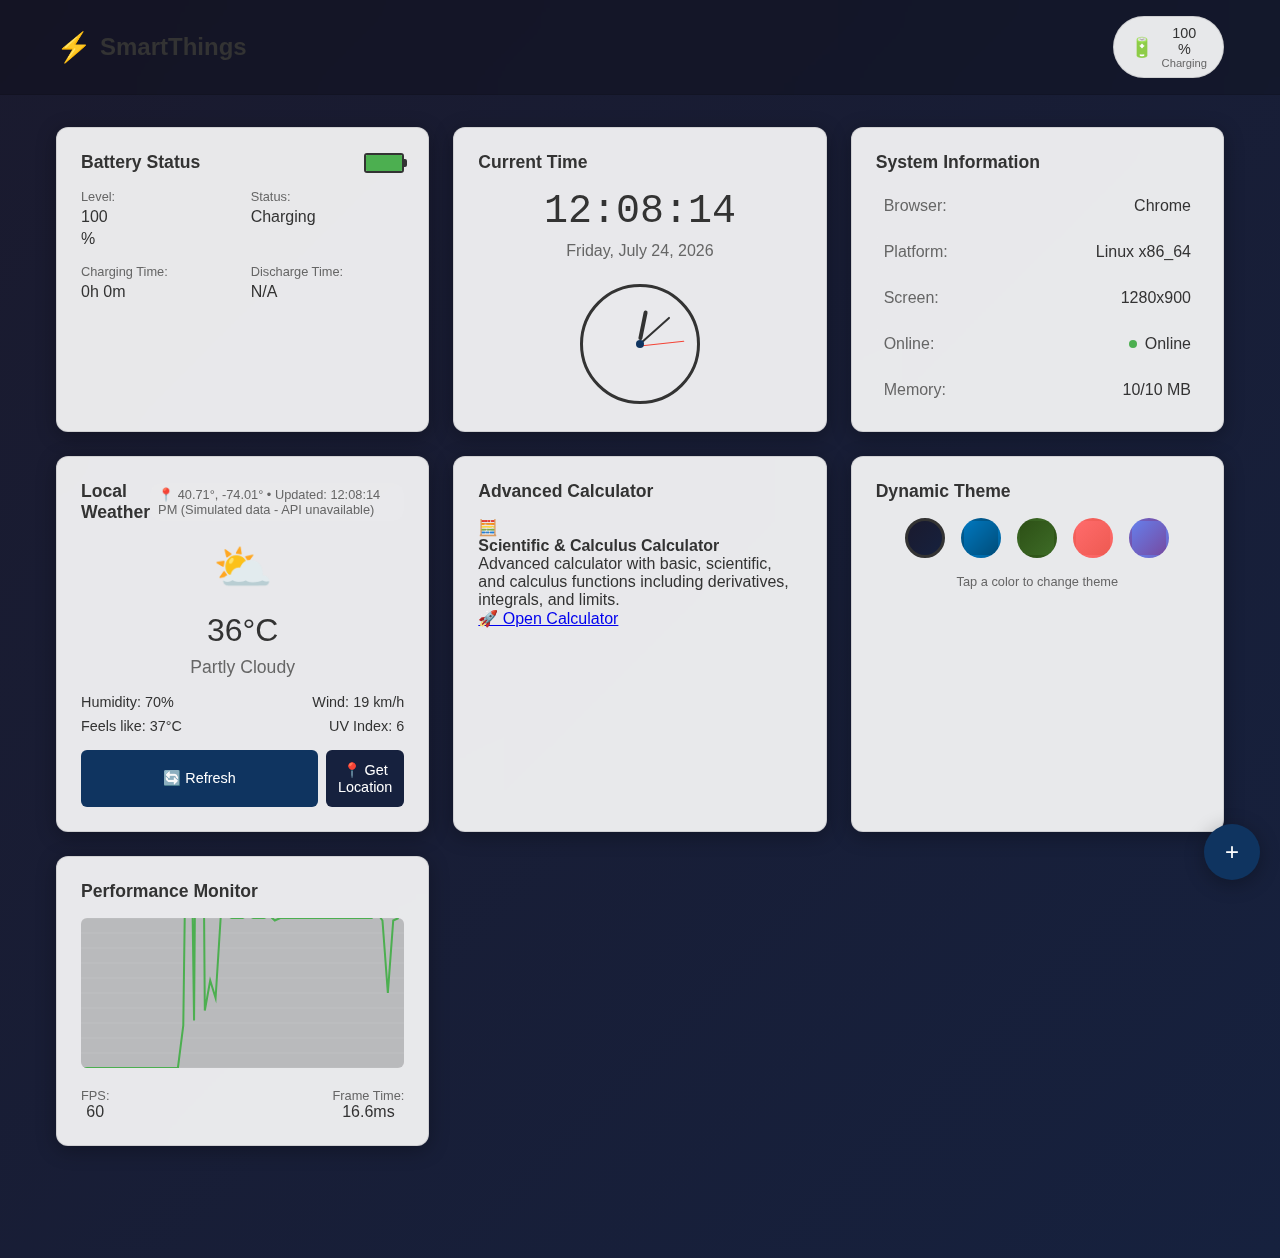
<file: index.html>
<!DOCTYPE html>
<html lang="en">
<head>
    <meta charset="UTF-8">
    <meta name="viewport" content="width=device-width, initial-scale=1.0">
    <title>SmartThings PWA</title>
    
    <!-- PWA Meta Tags -->
    <meta name="theme-color" content="#1a1a2e">
    <meta name="apple-mobile-web-app-capable" content="yes">
    <meta name="apple-mobile-web-app-status-bar-style" content="black-translucent">
    <meta name="apple-mobile-web-app-title" content="SmartThings">
    
    <!-- Icons -->
    <link rel="icon" type="image/svg+xml" href="./assets/favicon.svg">
    <link rel="apple-touch-icon" href="./assets/icon-192.svg">
    <link rel="manifest" href="./manifest.json">
    
    <!-- Styles -->
    <link rel="stylesheet" href="./styles/main.css">
</head>
<body>
    <div class="app-container">
        <header class="app-header">
            <div class="header-content">
                <h1 class="app-title">
                    <span class="icon">⚡</span>
                    SmartThings
                </h1>
                <div class="battery-widget" id="batteryWidget">
                    <div class="battery-icon">🔋</div>
                    <div class="battery-info">
                        <span id="batteryLevel">--</span>%
                        <div class="battery-status" id="batteryStatus">Unknown</div>
                    </div>
                </div>
            </div>
        </header>

        <main class="main-content">
            <div class="dashboard-grid">
                <!-- Battery Card -->
                <div class="card battery-card">
                    <div class="card-header">
                        <h3>Battery Status</h3>
                        <div class="battery-visual">
                            <div class="battery-shell">
                                <div class="battery-fill" id="batteryFill"></div>
                                <div class="battery-tip"></div>
                            </div>
                        </div>
                    </div>
                    <div class="card-content">
                        <div class="battery-details">
                            <div class="detail-item">
                                <span class="label">Level:</span>
                                <span id="detailBatteryLevel">--</span>%
                            </div>
                            <div class="detail-item">
                                <span class="label">Status:</span>
                                <span id="detailBatteryStatus">Unknown</span>
                            </div>
                            <div class="detail-item">
                                <span class="label">Charging Time:</span>
                                <span id="chargingTime">--</span>
                            </div>
                            <div class="detail-item">
                                <span class="label">Discharge Time:</span>
                                <span id="dischargeTime">--</span>
                            </div>
                        </div>
                    </div>
                </div>

                <!-- Clock Card -->
                <div class="card clock-card">
                    <div class="card-header">
                        <h3>Current Time</h3>
                    </div>
                    <div class="card-content">
                        <div class="digital-clock">
                            <div class="time" id="currentTime">00:00:00</div>
                            <div class="date" id="currentDate">Loading...</div>
                        </div>
                        <div class="analog-clock" id="analogClock">
                            <div class="clock-face">
                                <div class="hour-hand" id="hourHand"></div>
                                <div class="minute-hand" id="minuteHand"></div>
                                <div class="second-hand" id="secondHand"></div>
                                <div class="center-dot"></div>
                            </div>
                        </div>
                    </div>
                </div>

                <!-- System Info Card -->
                <div class="card system-card">
                    <div class="card-header">
                        <h3>System Information</h3>
                    </div>
                    <div class="card-content">
                        <div class="system-info">
                            <div class="info-item">
                                <span class="label">Browser:</span>
                                <span id="browserInfo">--</span>
                            </div>
                            <div class="info-item">
                                <span class="label">Platform:</span>
                                <span id="platformInfo">--</span>
                            </div>
                            <div class="info-item">
                                <span class="label">Screen:</span>
                                <span id="screenInfo">--</span>
                            </div>
                            <div class="info-item">
                                <span class="label">Online:</span>
                                <span id="onlineStatus" class="status-indicator">--</span>
                            </div>
                            <div class="info-item">
                                <span class="label">Memory:</span>
                                <span id="memoryInfo">--</span>
                            </div>
                        </div>
                    </div>
                </div>

                <!-- Weather Card -->
                <div class="card weather-card">
                    <div class="card-header">
                        <h3>Local Weather</h3>
                        <div class="location-info" id="locationInfo">📍 Getting location...</div>
                    </div>
                    <div class="card-content">
                        <div class="weather-display">
                            <div class="weather-icon" id="weatherIcon">⏳</div>
                            <div class="weather-info">
                                <div class="temperature" id="temperature">--°</div>
                                <div class="weather-description" id="weatherDescription">Loading...</div>
                                <div class="weather-details">
                                    <div class="detail-row">
                                        <span>Humidity: <span id="humidity">--%</span></span>
                                        <span>Wind: <span id="windSpeed">-- km/h</span></span>
                                    </div>
                                    <div class="detail-row">
                                        <span>Feels like: <span id="feelsLike">--°</span></span>
                                        <span>UV Index: <span id="uvIndex">--</span></span>
                                    </div>
                                </div>
                            </div>
                        </div>
                        <div class="weather-actions">
                            <button class="refresh-btn" id="refreshWeather">🔄 Refresh</button>
                            <button class="location-btn" id="getLocationBtn">📍 Get Location</button>
                        </div>
                    </div>
                </div>

                <!-- Calculator Link Card -->
                <div class="card calculator-link-card">
                    <div class="card-header">
                        <h3>Advanced Calculator</h3>
                    </div>
                    <div class="card-content">
                        <div class="calculator-preview">
                            <div class="preview-icon">🧮</div>
                            <div class="preview-info">
                                <h4>Scientific & Calculus Calculator</h4>
                                <p>Advanced calculator with basic, scientific, and calculus functions including derivatives, integrals, and limits.</p>
                            </div>
                        </div>
                        <a href="calculator.html" class="calculator-link-btn">
                            🚀 Open Calculator
                        </a>
                    </div>
                </div>

                <!-- Color Palette Card -->
                <div class="card palette-card">
                    <div class="card-header">
                        <h3>Dynamic Theme</h3>
                    </div>
                    <div class="card-content">
                        <div class="color-palette">
                            <div class="color-option" data-theme="default" style="background: linear-gradient(135deg, #1a1a2e, #16213e)"></div>
                            <div class="color-option" data-theme="ocean" style="background: linear-gradient(135deg, #0077be, #004d7a)"></div>
                            <div class="color-option" data-theme="forest" style="background: linear-gradient(135deg, #2d5016, #3d6b26)"></div>
                            <div class="color-option" data-theme="sunset" style="background: linear-gradient(135deg, #ff6b6b, #ee5a52)"></div>
                            <div class="color-option" data-theme="purple" style="background: linear-gradient(135deg, #667eea, #764ba2)"></div>
                        </div>
                        <div class="theme-info">
                            <span>Tap a color to change theme</span>
                        </div>
                    </div>
                </div>

                <!-- Performance Monitor -->
                <div class="card performance-card">
                    <div class="card-header">
                        <h3>Performance Monitor</h3>
                    </div>
                    <div class="card-content">
                        <canvas id="performanceChart" width="300" height="150"></canvas>
                        <div class="performance-stats">
                            <div class="stat-item">
                                <span class="label">FPS:</span>
                                <span id="fpsCounter">--</span>
                            </div>
                            <div class="stat-item">
                                <span class="label">Frame Time:</span>
                                <span id="frameTime">--</span>ms
                            </div>
                        </div>
                    </div>
                </div>
            </div>
        </main>

        <!-- Install Banner -->
        <div class="install-banner" id="installBanner" style="display: none;">
            <div class="banner-content">
                <span>📱 Install SmartThings PWA for the best experience!</span>
                <div class="banner-buttons">
                    <button id="installBtn">Install</button>
                    <button id="dismissBtn">Dismiss</button>
                </div>
            </div>
        </div>

        <!-- Floating Action Button -->
        <button class="fab" id="fab" title="Quick Actions">
            <span>+</span>
        </button>

        <!-- Quick Actions Menu -->
        <div class="quick-actions" id="quickActions" style="display: none;">
            <button class="action-btn" id="fullscreenBtn">🔳 Fullscreen</button>
            <button class="action-btn" id="shareBtn">🔗 Share</button>
                                <button class="action-btn" onclick="app.refreshAllData()">
                        <span class="btn-icon">🔄</span>
                        <span class="btn-text">Refresh All</span>
                    </button>
                </div>
            </div>
        </main>

        <!-- Install Banner -->
        <div id="installBanner" class="install-banner" style="display: none;">
            <div class="install-content">
                <div class="install-icon">📱</div>
                <div class="install-text">
                    <h3>Install SmartThings PWA</h3>
                    <p>Get the full app experience with offline access</p>
                </div>
                <div class="install-actions">
                    <button id="installBtn" class="install-btn">Install</button>
                    <button id="dismissBtn" class="dismiss-btn">×</button>
                </div>
            </div>
        </div>
        </div>
    </div>

    <!-- Scripts -->
    <script src="./js/app.js"></script>
    <script>
        // Register Service Worker
        if ('serviceWorker' in navigator) {
            window.addEventListener('load', () => {
                navigator.serviceWorker.register('./sw.js')
                    .then(registration => {
                        console.log('SW registered: ', registration);
                    })
                    .catch(registrationError => {
                        console.log('SW registration failed: ', registrationError);
                    });
            });
        }
    </script>
</body>
</html>
</file>
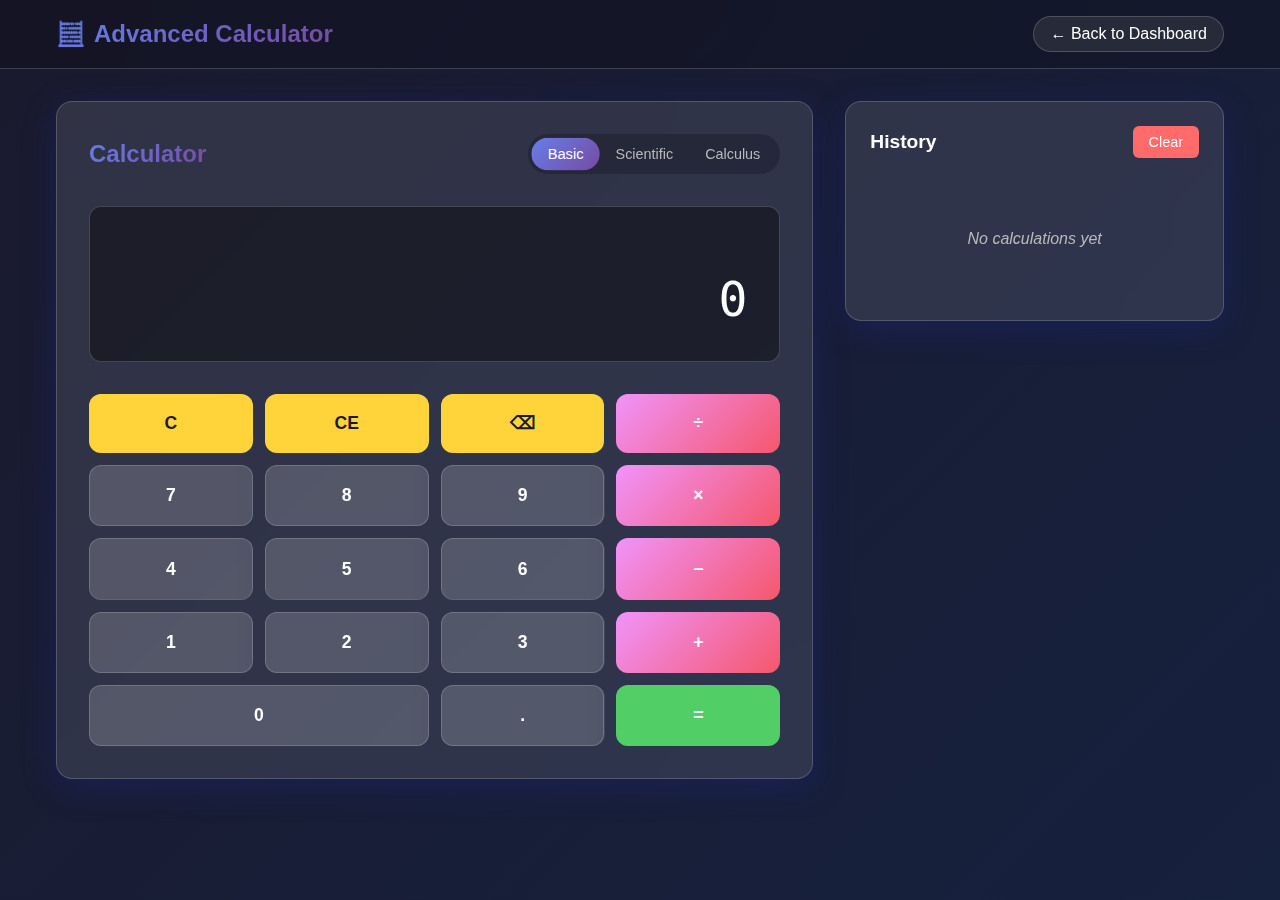
<file: calculator.html>
<!DOCTYPE html>
<html lang="en">
<head>
    <meta charset="UTF-8">
    <meta name="viewport" content="width=device-width, initial-scale=1.0">
    <title>Advanced Calculator - SmartThings</title>
    
    <!-- PWA Meta Tags -->
    <meta name="theme-color" content="#1a1a2e">
    <meta name="apple-mobile-web-app-capable" content="yes">
    <meta name="apple-mobile-web-app-status-bar-style" content="black-translucent">
    <meta name="apple-mobile-web-app-title" content="Calculator">
    
    <!-- Icons -->
    <link rel="icon" type="image/svg+xml" href="./assets/favicon.svg">
    
    <style>
        /* Modern Calculator Styles */
        :root {
            --primary: linear-gradient(135deg, #667eea 0%, #764ba2 100%);
            --secondary: linear-gradient(135deg, #f093fb 0%, #f5576c 100%);
            --dark: linear-gradient(135deg, #1a1a2e 0%, #16213e 100%);
            --accent: #ff6b6b;
            --success: #51cf66;
            --warning: #ffd43b;
            --text: #ffffff;
            --text-secondary: #b8b9ba;
            --surface: rgba(255, 255, 255, 0.1);
            --surface-hover: rgba(255, 255, 255, 0.2);
            --shadow: 0 8px 32px rgba(31, 38, 135, 0.37);
            --border: rgba(255, 255, 255, 0.18);
            --border-radius: 16px;
        }

        * {
            margin: 0;
            padding: 0;
            box-sizing: border-box;
        }

        body {
            font-family: -apple-system, BlinkMacSystemFont, 'Segoe UI', Roboto, sans-serif;
            background: var(--dark);
            color: var(--text);
            min-height: 100vh;
            display: flex;
            flex-direction: column;
            overflow-x: hidden;
        }

        /* Header */
        .header {
            background: rgba(0, 0, 0, 0.2);
            backdrop-filter: blur(20px);
            border-bottom: 1px solid var(--border);
            padding: 1rem 0;
            position: sticky;
            top: 0;
            z-index: 100;
        }

        .header-content {
            max-width: 1200px;
            margin: 0 auto;
            padding: 0 1rem;
            display: flex;
            justify-content: space-between;
            align-items: center;
        }

        .logo {
            display: flex;
            align-items: center;
            gap: 0.5rem;
            font-size: 1.5rem;
            font-weight: 700;
            background: var(--primary);
            -webkit-background-clip: text;
            -webkit-text-fill-color: transparent;
            background-clip: text;
        }

        .back-btn {
            background: var(--surface);
            border: 1px solid var(--border);
            color: var(--text);
            padding: 0.5rem 1rem;
            border-radius: 25px;
            text-decoration: none;
            transition: all 0.3s ease;
            backdrop-filter: blur(10px);
        }

        .back-btn:hover {
            background: var(--surface-hover);
            transform: translateY(-1px);
        }

        /* Main Content */
        .main-content {
            flex: 1;
            max-width: 1200px;
            margin: 0 auto;
            padding: 2rem 1rem;
            width: 100%;
        }

        .calculator-container {
            display: grid;
            grid-template-columns: 2fr 1fr;
            gap: 2rem;
            height: 100%;
        }

        /* Calculator Card */
        .calculator-card {
            background: var(--surface);
            backdrop-filter: blur(20px);
            border: 1px solid var(--border);
            border-radius: var(--border-radius);
            padding: 2rem;
            box-shadow: var(--shadow);
            height: fit-content;
        }

        .card-header {
            display: flex;
            justify-content: space-between;
            align-items: center;
            margin-bottom: 2rem;
        }

        .card-title {
            font-size: 1.5rem;
            font-weight: 600;
            background: var(--primary);
            -webkit-background-clip: text;
            -webkit-text-fill-color: transparent;
            background-clip: text;
        }

        /* Mode Selector */
        .mode-selector {
            display: flex;
            background: rgba(0, 0, 0, 0.2);
            border-radius: 25px;
            padding: 0.25rem;
        }

        .mode-btn {
            background: transparent;
            border: none;
            color: var(--text-secondary);
            padding: 0.5rem 1rem;
            border-radius: 20px;
            cursor: pointer;
            font-size: 0.9rem;
            font-weight: 500;
            transition: all 0.3s ease;
        }

        .mode-btn:hover {
            color: var(--text);
        }

        .mode-btn.active {
            background: var(--primary);
            color: white;
            transform: scale(1.02);
        }

        /* Display */
        .calculator-display {
            background: rgba(0, 0, 0, 0.4);
            border-radius: 12px;
            padding: 2rem;
            margin-bottom: 2rem;
            min-height: 120px;
            border: 1px solid var(--border);
        }

        .display-history {
            font-size: 0.9rem;
            color: var(--text-secondary);
            min-height: 1.5rem;
            text-align: right;
            opacity: 0.7;
        }

        .display-main {
            font-size: 3rem;
            font-weight: 300;
            font-family: 'SF Mono', 'Monaco', 'Cascadia Code', monospace;
            text-align: right;
            word-wrap: break-word;
            line-height: 1.2;
            margin-top: 0.5rem;
        }

        /* Calculator Buttons */
        .calculator-buttons {
            display: grid;
            gap: 0.75rem;
        }

        .button-row {
            display: grid;
            grid-template-columns: repeat(4, 1fr);
            gap: 0.75rem;
        }

        .scientific .button-row {
            grid-template-columns: repeat(5, 1fr);
        }

        .calc-btn {
            padding: 1.2rem;
            border: none;
            border-radius: 12px;
            cursor: pointer;
            font-size: 1.1rem;
            font-weight: 600;
            transition: all 0.2s ease;
            background: var(--surface);
            color: var(--text);
            border: 1px solid var(--border);
            backdrop-filter: blur(10px);
        }

        .calc-btn:hover {
            transform: translateY(-2px);
            box-shadow: 0 8px 25px rgba(0, 0, 0, 0.3);
        }

        .calc-btn:active {
            transform: translateY(0);
        }

        .calc-btn.number {
            background: rgba(255, 255, 255, 0.08);
        }

        .calc-btn.number:hover {
            background: rgba(255, 255, 255, 0.15);
        }

        .calc-btn.operator {
            background: var(--secondary);
            color: white;
            border: none;
        }

        .calc-btn.function {
            background: var(--warning);
            color: #1a1a2e;
            border: none;
        }

        .calc-btn.equals {
            background: var(--success);
            color: white;
            border: none;
        }

        .calc-btn.scientific {
            background: linear-gradient(135deg, #9c27b0, #673ab7);
            color: white;
            border: none;
            font-size: 0.95rem;
        }

        .calc-btn.calculus {
            background: linear-gradient(135deg, #ff5722, #f44336);
            color: white;
            border: none;
        }

        .calc-btn.wide {
            grid-column: span 2;
        }

        /* Calculus Section */
        .calculus-section {
            padding: 1rem 0;
        }

        .input-group {
            margin-bottom: 1.5rem;
        }

        .input-group label {
            display: block;
            margin-bottom: 0.5rem;
            color: var(--text-secondary);
            font-weight: 500;
        }

        .input-group input {
            width: 100%;
            padding: 1rem;
            background: rgba(255, 255, 255, 0.05);
            border: 1px solid var(--border);
            border-radius: 8px;
            color: var(--text);
            font-size: 1rem;
            backdrop-filter: blur(10px);
        }

        .input-group input:focus {
            outline: none;
            border-color: var(--accent);
            box-shadow: 0 0 0 2px rgba(255, 107, 107, 0.2);
        }

        .calculus-controls {
            display: grid;
            grid-template-columns: 1fr 2fr;
            gap: 1rem;
            margin-bottom: 1.5rem;
        }

        .calculus-buttons {
            display: grid;
            grid-template-columns: repeat(2, 1fr);
            gap: 0.75rem;
            margin-bottom: 1.5rem;
        }

        .calculus-result {
            background: rgba(0, 0, 0, 0.3);
            border-radius: 8px;
            padding: 1.5rem;
            min-height: 120px;
            font-family: 'SF Mono', 'Monaco', 'Cascadia Code', monospace;
            font-size: 0.9rem;
            white-space: pre-wrap;
            overflow-y: auto;
            border: 1px solid var(--border);
        }

        /* History Card */
        .history-card {
            background: var(--surface);
            backdrop-filter: blur(20px);
            border: 1px solid var(--border);
            border-radius: var(--border-radius);
            padding: 1.5rem;
            box-shadow: var(--shadow);
            height: fit-content;
        }

        .history-header {
            display: flex;
            justify-content: space-between;
            align-items: center;
            margin-bottom: 1.5rem;
        }

        .history-title {
            font-size: 1.2rem;
            font-weight: 600;
        }

        .clear-history {
            background: var(--accent);
            color: white;
            border: none;
            padding: 0.5rem 1rem;
            border-radius: 6px;
            cursor: pointer;
            font-size: 0.9rem;
            transition: all 0.2s ease;
        }

        .clear-history:hover {
            transform: translateY(-1px);
            box-shadow: 0 4px 12px rgba(255, 107, 107, 0.3);
        }

        .history-list {
            max-height: 500px;
            overflow-y: auto;
        }

        .history-item {
            padding: 1rem;
            border-bottom: 1px solid var(--border);
            cursor: pointer;
            transition: all 0.2s ease;
            border-radius: 8px;
            margin-bottom: 0.5rem;
        }

        .history-item:hover {
            background: var(--surface-hover);
        }

        .history-expression {
            color: var(--text-secondary);
            font-size: 0.9rem;
            margin-bottom: 0.25rem;
        }

        .history-result {
            font-weight: 600;
            font-family: 'SF Mono', 'Monaco', 'Cascadia Code', monospace;
        }

        .history-empty {
            text-align: center;
            color: var(--text-secondary);
            padding: 3rem 1rem;
            font-style: italic;
        }

        /* Responsive Design */
        @media (max-width: 768px) {
            .calculator-container {
                grid-template-columns: 1fr;
                gap: 1rem;
            }
            
            .main-content {
                padding: 1rem;
            }
            
            .calculator-card, .history-card {
                padding: 1.5rem;
            }
            
            .display-main {
                font-size: 2rem;
            }
            
            .calc-btn {
                padding: 1rem;
                font-size: 1rem;
            }
            
            .calculus-controls {
                grid-template-columns: 1fr;
            }
            
            .calculus-buttons {
                grid-template-columns: 1fr;
            }
        }

        @media (max-width: 480px) {
            .mode-selector {
                flex-direction: column;
                align-items: stretch;
            }
            
            .mode-btn {
                text-align: center;
            }
            
            .calc-btn {
                padding: 0.8rem;
                font-size: 0.9rem;
            }
            
            .display-main {
                font-size: 1.5rem;
            }
        }

        /* Animations */
        @keyframes fadeIn {
            from { opacity: 0; transform: translateY(20px); }
            to { opacity: 1; transform: translateY(0); }
        }

        .calculator-card, .history-card {
            animation: fadeIn 0.6s ease;
        }

        /* Scrollbar Styling */
        .history-list::-webkit-scrollbar {
            width: 6px;
        }

        .history-list::-webkit-scrollbar-track {
            background: rgba(255, 255, 255, 0.1);
            border-radius: 3px;
        }

        .history-list::-webkit-scrollbar-thumb {
            background: var(--accent);
            border-radius: 3px;
        }
    </style>
</head>
<body>
    <!-- Header -->
    <header class="header">
        <div class="header-content">
            <div class="logo">
                <span>🧮</span>
                Advanced Calculator
            </div>
            <a href="index.html" class="back-btn">
                ← Back to Dashboard
            </a>
        </div>
    </header>

    <!-- Main Content -->
    <main class="main-content">
        <div class="calculator-container">
            <!-- Calculator -->
            <div class="calculator-card">
                <div class="card-header">
                    <h2 class="card-title">Calculator</h2>
                    <div class="mode-selector">
                        <button class="mode-btn active" data-mode="basic">Basic</button>
                        <button class="mode-btn" data-mode="scientific">Scientific</button>
                        <button class="mode-btn" data-mode="calculus">Calculus</button>
                    </div>
                </div>

                <!-- Display -->
                <div class="calculator-display">
                    <div class="display-history" id="displayHistory"></div>
                    <div class="display-main" id="displayMain">0</div>
                </div>

                <!-- Basic Calculator -->
                <div class="calculator-buttons" id="basicButtons">
                    <div class="button-row">
                        <button class="calc-btn function" onclick="clearAll()">C</button>
                        <button class="calc-btn function" onclick="clearEntry()">CE</button>
                        <button class="calc-btn function" onclick="backspace()">⌫</button>
                        <button class="calc-btn operator" onclick="appendOperator('/')">÷</button>
                    </div>
                    <div class="button-row">
                        <button class="calc-btn number" onclick="appendNumber('7')">7</button>
                        <button class="calc-btn number" onclick="appendNumber('8')">8</button>
                        <button class="calc-btn number" onclick="appendNumber('9')">9</button>
                        <button class="calc-btn operator" onclick="appendOperator('*')">×</button>
                    </div>
                    <div class="button-row">
                        <button class="calc-btn number" onclick="appendNumber('4')">4</button>
                        <button class="calc-btn number" onclick="appendNumber('5')">5</button>
                        <button class="calc-btn number" onclick="appendNumber('6')">6</button>
                        <button class="calc-btn operator" onclick="appendOperator('-')">−</button>
                    </div>
                    <div class="button-row">
                        <button class="calc-btn number" onclick="appendNumber('1')">1</button>
                        <button class="calc-btn number" onclick="appendNumber('2')">2</button>
                        <button class="calc-btn number" onclick="appendNumber('3')">3</button>
                        <button class="calc-btn operator" onclick="appendOperator('+')">+</button>
                    </div>
                    <div class="button-row">
                        <button class="calc-btn number wide" onclick="appendNumber('0')">0</button>
                        <button class="calc-btn number" onclick="appendNumber('.')">.</button>
                        <button class="calc-btn equals" onclick="calculate()">=</button>
                    </div>
                </div>

                <!-- Scientific Calculator -->
                <div class="calculator-buttons scientific" id="scientificButtons" style="display: none;">
                    <div class="button-row">
                        <button class="calc-btn function" onclick="clearAll()">C</button>
                        <button class="calc-btn function" onclick="clearEntry()">CE</button>
                        <button class="calc-btn function" onclick="backspace()">⌫</button>
                        <button class="calc-btn operator" onclick="appendOperator('/')">÷</button>
                        <button class="calc-btn scientific" onclick="appendFunction('sqrt(')">√</button>
                    </div>
                    <div class="button-row">
                        <button class="calc-btn number" onclick="appendNumber('7')">7</button>
                        <button class="calc-btn number" onclick="appendNumber('8')">8</button>
                        <button class="calc-btn number" onclick="appendNumber('9')">9</button>
                        <button class="calc-btn operator" onclick="appendOperator('*')">×</button>
                        <button class="calc-btn scientific" onclick="appendFunction('pow(', ',2)')">x²</button>
                    </div>
                    <div class="button-row">
                        <button class="calc-btn number" onclick="appendNumber('4')">4</button>
                        <button class="calc-btn number" onclick="appendNumber('5')">5</button>
                        <button class="calc-btn number" onclick="appendNumber('6')">6</button>
                        <button class="calc-btn operator" onclick="appendOperator('-')">−</button>
                        <button class="calc-btn scientific" onclick="appendFunction('pow(', ',3)')">x³</button>
                    </div>
                    <div class="button-row">
                        <button class="calc-btn number" onclick="appendNumber('1')">1</button>
                        <button class="calc-btn number" onclick="appendNumber('2')">2</button>
                        <button class="calc-btn number" onclick="appendNumber('3')">3</button>
                        <button class="calc-btn operator" onclick="appendOperator('+')">+</button>
                        <button class="calc-btn scientific" onclick="appendFunction('log(')">log</button>
                    </div>
                    <div class="button-row">
                        <button class="calc-btn number wide" onclick="appendNumber('0')">0</button>
                        <button class="calc-btn number" onclick="appendNumber('.')">.</button>
                        <button class="calc-btn equals" onclick="calculate()">=</button>
                        <button class="calc-btn scientific" onclick="appendFunction('ln(')">ln</button>
                    </div>
                    <div class="button-row">
                        <button class="calc-btn scientific" onclick="appendFunction('sin(')">sin</button>
                        <button class="calc-btn scientific" onclick="appendFunction('cos(')">cos</button>
                        <button class="calc-btn scientific" onclick="appendFunction('tan(')">tan</button>
                        <button class="calc-btn scientific" onclick="appendConstant('pi')">π</button>
                        <button class="calc-btn scientific" onclick="appendConstant('e')">e</button>
                    </div>
                </div>

                <!-- Calculus Calculator -->
                <div class="calculus-section" id="calculusButtons" style="display: none;">
                    <div class="input-group">
                        <label>Function f(x):</label>
                        <input type="text" id="functionInput" placeholder="e.g., x^2 + 3*x - 5">
                    </div>
                    <div class="calculus-controls">
                        <div class="input-group">
                            <label>Variable:</label>
                            <input type="text" id="variableInput" value="x">
                        </div>
                        <div class="input-group">
                            <label>Point/Interval:</label>
                            <input type="text" id="pointInput" placeholder="e.g., 2 or [0,5]">
                        </div>
                    </div>
                    <div class="calculus-buttons">
                        <button class="calc-btn calculus" onclick="calculateDerivative()">d/dx</button>
                        <button class="calc-btn calculus" onclick="calculateIntegral()">∫ dx</button>
                        <button class="calc-btn calculus" onclick="calculateLimit()">lim</button>
                        <button class="calc-btn calculus" onclick="evaluateFunction()">f(x)</button>
                    </div>
                    <div class="calculus-result" id="calculusResult">
                        Enter a function and click an operation to get started.
                        
Examples:
• x^2 + 3*x - 5
• sin(x) * cos(x)
• ln(x) / x
                    </div>
                </div>
            </div>

            <!-- History -->
            <div class="history-card">
                <div class="history-header">
                    <h3 class="history-title">History</h3>
                    <button class="clear-history" onclick="clearHistory()">Clear</button>
                </div>
                <div class="history-list" id="historyList">
                    <div class="history-empty">No calculations yet</div>
                </div>
            </div>
        </div>
    </main>

    <script src="./js/calculator.js"></script>
</body>
</html>
</file>
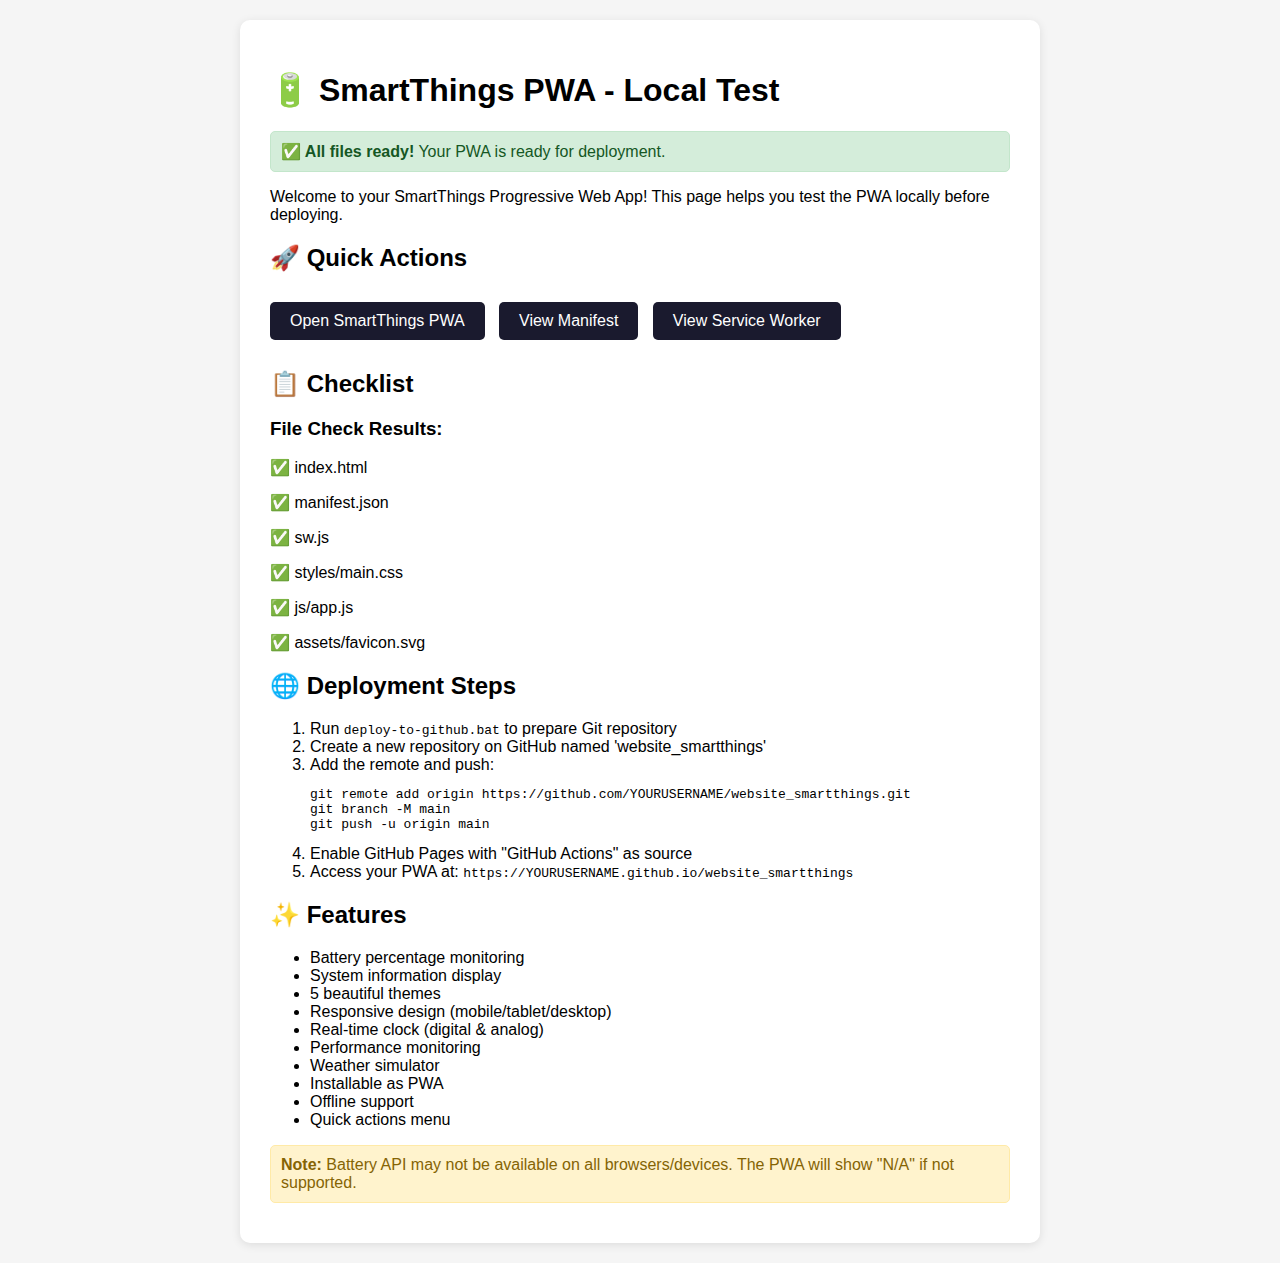
<file: test.html>
<!DOCTYPE html>
<html lang="en">
<head>
    <meta charset="UTF-8">
    <meta name="viewport" content="width=device-width, initial-scale=1.0">
    <title>PWA Test Server</title>
    <style>
        body {
            font-family: Arial, sans-serif;
            max-width: 800px;
            margin: 0 auto;
            padding: 20px;
            background: #f5f5f5;
        }
        .container {
            background: white;
            padding: 30px;
            border-radius: 10px;
            box-shadow: 0 2px 10px rgba(0,0,0,0.1);
        }
        .button {
            display: inline-block;
            background: #1a1a2e;
            color: white;
            padding: 10px 20px;
            text-decoration: none;
            border-radius: 5px;
            margin: 10px 10px 10px 0;
        }
        .button:hover {
            background: #16213e;
        }
        .status {
            padding: 10px;
            margin: 10px 0;
            border-radius: 5px;
        }
        .success { background: #d4edda; color: #155724; border: 1px solid #c3e6cb; }
        .warning { background: #fff3cd; color: #856404; border: 1px solid #ffeaa7; }
        .error { background: #f8d7da; color: #721c24; border: 1px solid #f5c6cb; }
    </style>
</head>
<body>
    <div class="container">
        <h1>🔋 SmartThings PWA - Local Test</h1>
        
        <div id="status"></div>
        
        <p>Welcome to your SmartThings Progressive Web App! This page helps you test the PWA locally before deploying.</p>
        
        <h2>🚀 Quick Actions</h2>
        <a href="index.html" class="button">Open SmartThings PWA</a>
        <a href="manifest.json" class="button" target="_blank">View Manifest</a>
        <a href="sw.js" class="button" target="_blank">View Service Worker</a>
        
        <h2>📋 Checklist</h2>
        <div id="checklist">
            <p>⏳ Checking files...</p>
        </div>
        
        <h2>🌐 Deployment Steps</h2>
        <ol>
            <li>Run <code>deploy-to-github.bat</code> to prepare Git repository</li>
            <li>Create a new repository on GitHub named 'website_smartthings'</li>
            <li>Add the remote and push:
                <pre>git remote add origin https://github.com/YOURUSERNAME/website_smartthings.git
git branch -M main
git push -u origin main</pre>
            </li>
            <li>Enable GitHub Pages with "GitHub Actions" as source</li>
            <li>Access your PWA at: <code>https://YOURUSERNAME.github.io/website_smartthings</code></li>
        </ol>
        
        <h2>✨ Features</h2>
        <ul>
            <li>Battery percentage monitoring</li>
            <li>System information display</li>
            <li>5 beautiful themes</li>
            <li>Responsive design (mobile/tablet/desktop)</li>
            <li>Real-time clock (digital & analog)</li>
            <li>Performance monitoring</li>
            <li>Weather simulator</li>
            <li>Installable as PWA</li>
            <li>Offline support</li>
            <li>Quick actions menu</li>
        </ul>
        
        <div class="status warning">
            <strong>Note:</strong> Battery API may not be available on all browsers/devices. The PWA will show "N/A" if not supported.
        </div>
    </div>
    
    <script>
        // Simple file existence checker
        const files = [
            'index.html',
            'manifest.json',
            'sw.js',
            'styles/main.css',
            'js/app.js',
            'assets/favicon.svg'
        ];
        
        const statusDiv = document.getElementById('status');
        const checklistDiv = document.getElementById('checklist');
        
        let allGood = true;
        let checklistHTML = '<h3>File Check Results:</h3>';
        
        Promise.all(files.map(file => 
            fetch(file)
                .then(response => ({ file, exists: response.ok }))
                .catch(() => ({ file, exists: false }))
        )).then(results => {
            results.forEach(({ file, exists }) => {
                const status = exists ? '✅' : '❌';
                checklistHTML += `<p>${status} ${file}</p>`;
                if (!exists) allGood = false;
            });
            
            checklistDiv.innerHTML = checklistHTML;
            
            if (allGood) {
                statusDiv.innerHTML = '<div class="status success"><strong>✅ All files ready!</strong> Your PWA is ready for deployment.</div>';
            } else {
                statusDiv.innerHTML = '<div class="status error"><strong>❌ Some files missing!</strong> Please check the file structure.</div>';
            }
        });
        
        // Check if service worker is supported
        if ('serviceWorker' in navigator) {
            statusDiv.innerHTML += '<div class="status success">✅ Service Worker supported in this browser</div>';
        } else {
            statusDiv.innerHTML += '<div class="status warning">⚠️ Service Worker not supported in this browser</div>';
        }
        
        // Check if Battery API is supported
        if ('getBattery' in navigator) {
            statusDiv.innerHTML += '<div class="status success">✅ Battery API supported</div>';
        } else {
            statusDiv.innerHTML += '<div class="status warning">⚠️ Battery API not supported (will show N/A)</div>';
        }
    </script>
</body>
</html>
</file>
<file: styles/main.css>
/* CSS Variables for Theming */
:root {
  --primary-color: #1a1a2e;
  --secondary-color: #16213e;
  --accent-color: #0f3460;
  --text-color: #ffffff;
  --text-secondary: #b0b0b0;
  --success-color: #4caf50;
  --warning-color: #ff9800;
  --error-color: #f44336;
  --card-bg: rgba(255, 255, 255, 0.05);
  --card-border: rgba(255, 255, 255, 0.1);
  --shadow: 0 4px 20px rgba(0, 0, 0, 0.3);
  --border-radius: 12px;
  --transition: all 0.3s cubic-bezier(0.4, 0, 0.2, 1);
}

/* Theme Variations */
.theme-ocean {
  --primary-color: #0077be;
  --secondary-color: #004d7a;
  --accent-color: #0099d4;
}

.theme-forest {
  --primary-color: #2d5016;
  --secondary-color: #3d6b26;
  --accent-color: #4d7c2f;
}

.theme-sunset {
  --primary-color: #ff6b6b;
  --secondary-color: #ee5a52;
  --accent-color: #ff7979;
}

.theme-purple {
  --primary-color: #667eea;
  --secondary-color: #764ba2;
  --accent-color: #7b88f0;
}

/* Base Styles */
* {
  margin: 0;
  padding: 0;
  box-sizing: border-box;
}

body {
  font-family: -apple-system, BlinkMacSystemFont, 'Segoe UI', Roboto, Oxygen, Ubuntu, Cantarell, sans-serif;
  background: linear-gradient(135deg, var(--primary-color), var(--secondary-color));
  color: var(--text-color);
  min-height: 100vh;
  overflow-x: hidden;
  transition: var(--transition);
}

.app-container {
  min-height: 100vh;
  padding-bottom: 80px;
}

/* Tab Navigation */
.tab-navigation {
  background: rgba(0, 0, 0, 0.1);
  backdrop-filter: blur(10px);
  border-bottom: 1px solid var(--card-border);
  position: sticky;
  top: 80px;
  z-index: 90;
}

.nav-container {
  max-width: 1200px;
  margin: 0 auto;
  padding: 0 1rem;
  display: flex;
  gap: 0.5rem;
}

.tab-btn {
  background: transparent;
  border: none;
  color: var(--text-secondary);
  padding: 1rem 1.5rem;
  cursor: pointer;
  font-size: 0.9rem;
  font-weight: 500;
  border-bottom: 3px solid transparent;
  transition: var(--transition);
}

.tab-btn:hover {
  color: var(--text-color);
  background: rgba(255, 255, 255, 0.05);
}

.tab-btn.active {
  color: var(--text-color);
  border-bottom-color: var(--accent-color);
  background: rgba(255, 255, 255, 0.1);
}

/* Tab Content */
.tab-content {
  display: none;
}

.tab-content.active {
  display: block;
}

/* Header Styles */
.app-header {
  background: rgba(0, 0, 0, 0.2);
  backdrop-filter: blur(20px);
  border-bottom: 1px solid var(--card-border);
  padding: 1rem 0;
  position: sticky;
  top: 0;
  z-index: 100;
}

.header-content {
  max-width: 1200px;
  margin: 0 auto;
  padding: 0 1rem;
  display: flex;
  justify-content: space-between;
  align-items: center;
}

.app-title {
  font-size: 1.5rem;
  font-weight: 700;
  display: flex;
  align-items: center;
  gap: 0.5rem;
}

.app-title .icon {
  font-size: 1.8rem;
}

.battery-widget {
  display: flex;
  align-items: center;
  gap: 0.5rem;
  background: var(--card-bg);
  padding: 0.5rem 1rem;
  border-radius: 50px;
  border: 1px solid var(--card-border);
}

.battery-icon {
  font-size: 1.2rem;
}

.battery-info {
  display: flex;
  flex-direction: column;
  align-items: center;
  font-size: 0.9rem;
}

.battery-status {
  font-size: 0.7rem;
  color: var(--text-secondary);
}

/* Main Content */
.main-content {
  max-width: 1200px;
  margin: 0 auto;
  padding: 2rem 1rem;
}

/* Dashboard Grid */
.dashboard-grid {
  display: grid;
  grid-template-columns: repeat(auto-fit, minmax(300px, 1fr));
  gap: 1.5rem;
}

/* Calculator Styles */
.calculator-container {
  display: grid;
  grid-template-columns: 2fr 1fr;
  gap: 1.5rem;
}

.calculator-section {
  min-height: 600px;
}

.calculator-mode {
  display: flex;
  gap: 0.5rem;
}

.mode-btn {
  background: transparent;
  border: 1px solid var(--card-border);
  color: var(--text-secondary);
  padding: 0.25rem 0.75rem;
  border-radius: 15px;
  cursor: pointer;
  font-size: 0.8rem;
  transition: var(--transition);
}

.mode-btn:hover {
  background: rgba(255, 255, 255, 0.05);
}

.mode-btn.active {
  background: var(--accent-color);
  color: white;
  border-color: var(--accent-color);
}

.calculator-display {
  background: rgba(0, 0, 0, 0.3);
  border-radius: 8px;
  padding: 1.5rem;
  margin-bottom: 1rem;
  min-height: 80px;
}

.display-history {
  font-size: 0.8rem;
  color: var(--text-secondary);
  min-height: 1.2rem;
  text-align: right;
}

.display-main {
  font-size: 2rem;
  font-weight: 300;
  font-family: 'Courier New', monospace;
  text-align: right;
  word-wrap: break-word;
  line-height: 1.2;
}

.calculator-buttons {
  display: grid;
  gap: 0.5rem;
}

.button-row {
  display: grid;
  grid-template-columns: repeat(4, 1fr);
  gap: 0.5rem;
}

.scientific .button-row {
  grid-template-columns: repeat(5, 1fr);
}

.calc-btn {
  padding: 1rem;
  border: none;
  border-radius: 8px;
  cursor: pointer;
  font-size: 1rem;
  font-weight: 500;
  transition: var(--transition);
  background: rgba(255, 255, 255, 0.1);
  color: var(--text-color);
  border: 1px solid var(--card-border);
}

.calc-btn:hover {
  transform: translateY(-1px);
  box-shadow: 0 4px 12px rgba(0, 0, 0, 0.2);
}

.calc-btn:active {
  transform: translateY(0);
}

.calc-btn.number {
  background: rgba(255, 255, 255, 0.08);
}

.calc-btn.operator {
  background: var(--accent-color);
  color: white;
}

.calc-btn.function {
  background: var(--warning-color);
  color: white;
}

.calc-btn.equals {
  background: var(--success-color);
  color: white;
}

.calc-btn.scientific {
  background: var(--secondary-color);
  color: white;
  font-size: 0.9rem;
}

.calc-btn.calculus {
  background: #9c27b0;
  color: white;
}

.calc-btn.wide {
  grid-column: span 2;
}

/* Calculus Section */
.calculus-section {
  padding: 1rem 0;
}

.calculus-input {
  margin-bottom: 1rem;
}

.calculus-input label {
  display: block;
  margin-bottom: 0.5rem;
  color: var(--text-secondary);
  font-size: 0.9rem;
}

.calculus-input input {
  width: 100%;
  padding: 0.75rem;
  background: rgba(255, 255, 255, 0.05);
  border: 1px solid var(--card-border);
  border-radius: 6px;
  color: var(--text-color);
  font-size: 1rem;
}

.calculus-controls {
  display: grid;
  grid-template-columns: 1fr 2fr;
  gap: 1rem;
  margin-bottom: 1rem;
}

.control-group label {
  display: block;
  margin-bottom: 0.25rem;
  color: var(--text-secondary);
  font-size: 0.8rem;
}

.control-group input {
  width: 100%;
  padding: 0.5rem;
  background: rgba(255, 255, 255, 0.05);
  border: 1px solid var(--card-border);
  border-radius: 4px;
  color: var(--text-color);
}

.calculus-buttons {
  display: grid;
  grid-template-columns: repeat(4, 1fr);
  gap: 0.5rem;
  margin-bottom: 1rem;
}

.calculus-result {
  background: rgba(0, 0, 0, 0.2);
  border-radius: 6px;
  padding: 1rem;
  min-height: 100px;
  font-family: 'Courier New', monospace;
  font-size: 0.9rem;
  white-space: pre-wrap;
  overflow-y: auto;
}

/* History Section */
.history-section {
  min-height: 400px;
}

.clear-history {
  background: var(--error-color);
  color: white;
  border: none;
  padding: 0.25rem 0.75rem;
  border-radius: 4px;
  cursor: pointer;
  font-size: 0.8rem;
}

.history-list {
  max-height: 500px;
  overflow-y: auto;
}

.history-item {
  padding: 0.75rem;
  border-bottom: 1px solid var(--card-border);
  cursor: pointer;
  transition: var(--transition);
}

.history-item:hover {
  background: rgba(255, 255, 255, 0.05);
}

.history-expression {
  color: var(--text-secondary);
  font-size: 0.9rem;
}

.history-result {
  font-weight: 600;
  margin-top: 0.25rem;
}

.history-empty {
  text-align: center;
  color: var(--text-secondary);
  padding: 2rem;
  font-style: italic;
}

/* Enhanced Weather Styles */
.weather-display {
  text-align: center;
  margin-bottom: 1.5rem;
}

.weather-details {
  margin-top: 1rem;
  font-size: 0.9rem;
}

.detail-row {
  display: flex;
  justify-content: space-between;
  margin-bottom: 0.5rem;
}

.weather-actions {
  display: flex;
  gap: 0.5rem;
}

.location-btn {
  flex: 1;
  padding: 0.75rem;
  background: var(--secondary-color);
  color: white;
  border: none;
  border-radius: 6px;
  cursor: pointer;
  font-size: 0.9rem;
  transition: var(--transition);
}

.location-btn:hover {
  transform: translateY(-1px);
  box-shadow: 0 4px 12px rgba(0, 0, 0, 0.2);
}

.location-info {
  font-size: 0.8rem;
  color: var(--text-secondary);
  background: rgba(255, 255, 255, 0.05);
  padding: 0.25rem 0.5rem;
  border-radius: 12px;
}

/* Card Styles */
.card {
  background: var(--card-bg);
  backdrop-filter: blur(20px);
  border: 1px solid var(--card-border);
  border-radius: var(--border-radius);
  padding: 1.5rem;
  box-shadow: var(--shadow);
  transition: var(--transition);
}

.card:hover {
  transform: translateY(-2px);
  box-shadow: 0 8px 30px rgba(0, 0, 0, 0.4);
}

.card-header {
  display: flex;
  justify-content: space-between;
  align-items: center;
  margin-bottom: 1rem;
}

.card-header h3 {
  font-size: 1.1rem;
  font-weight: 600;
}

/* Battery Card Specific */
.battery-visual {
  display: flex;
  align-items: center;
}

.battery-shell {
  width: 40px;
  height: 20px;
  border: 2px solid var(--text-color);
  border-radius: 3px;
  position: relative;
  background: transparent;
}

.battery-tip {
  width: 3px;
  height: 8px;
  background: var(--text-color);
  position: absolute;
  right: -5px;
  top: 50%;
  transform: translateY(-50%);
  border-radius: 0 2px 2px 0;
}

.battery-fill {
  height: 100%;
  background: linear-gradient(90deg, var(--success-color), var(--warning-color), var(--error-color));
  border-radius: 1px;
  transition: width 0.5s ease;
  width: 0%;
}

.battery-details {
  display: grid;
  grid-template-columns: 1fr 1fr;
  gap: 1rem;
}

.detail-item {
  display: flex;
  flex-direction: column;
  gap: 0.25rem;
}

.detail-item .label {
  font-size: 0.8rem;
  color: var(--text-secondary);
}

/* Clock Card */
.digital-clock {
  text-align: center;
  margin-bottom: 1.5rem;
}

.time {
  font-size: 2.5rem;
  font-weight: 300;
  font-family: 'Courier New', monospace;
  margin-bottom: 0.5rem;
}

.date {
  font-size: 1rem;
  color: var(--text-secondary);
}

.analog-clock {
  display: flex;
  justify-content: center;
}

.clock-face {
  width: 120px;
  height: 120px;
  border: 3px solid var(--text-color);
  border-radius: 50%;
  position: relative;
  background: rgba(255, 255, 255, 0.05);
}

.center-dot {
  width: 8px;
  height: 8px;
  background: var(--accent-color);
  border-radius: 50%;
  position: absolute;
  top: 50%;
  left: 50%;
  transform: translate(-50%, -50%);
  z-index: 3;
}

.hour-hand, .minute-hand, .second-hand {
  position: absolute;
  background: var(--text-color);
  border-radius: 2px;
  transform-origin: bottom center;
  left: 50%;
}

.hour-hand {
  width: 4px;
  height: 30px;
  top: 20%;
  margin-left: -2px;
}

.minute-hand {
  width: 2px;
  height: 40px;
  top: 15%;
  margin-left: -1px;
}

.second-hand {
  width: 1px;
  height: 45px;
  top: 12%;
  margin-left: -0.5px;
  background: var(--error-color);
}

/* System Info */
.system-info {
  display: flex;
  flex-direction: column;
  gap: 0.75rem;
}

.info-item {
  display: flex;
  justify-content: space-between;
  align-items: center;
  padding: 0.5rem;
  background: rgba(255, 255, 255, 0.02);
  border-radius: 6px;
}

.info-item .label {
  color: var(--text-secondary);
}

.status-indicator {
  display: flex;
  align-items: center;
  gap: 0.5rem;
}

.status-indicator::before {
  content: '';
  width: 8px;
  height: 8px;
  border-radius: 50%;
  background: var(--success-color);
}

.status-indicator.offline::before {
  background: var(--error-color);
}

/* Weather Card */
.weather-display {
  text-align: center;
  margin-bottom: 1rem;
}

.weather-icon {
  font-size: 3rem;
  margin-bottom: 1rem;
}

.temperature {
  font-size: 2rem;
  font-weight: 300;
  margin-bottom: 0.5rem;
}

.weather-description {
  font-size: 1.1rem;
  color: var(--text-secondary);
  margin-bottom: 0.5rem;
}

.humidity {
  font-size: 0.9rem;
  color: var(--text-secondary);
}

.refresh-btn {
  width: 100%;
  padding: 0.75rem;
  background: var(--accent-color);
  color: white;
  border: none;
  border-radius: 6px;
  cursor: pointer;
  font-size: 0.9rem;
  transition: var(--transition);
}

.refresh-btn:hover {
  transform: translateY(-1px);
  box-shadow: 0 4px 12px rgba(0, 0, 0, 0.2);
}

/* Color Palette */
.color-palette {
  display: flex;
  gap: 1rem;
  margin-bottom: 1rem;
  justify-content: center;
  flex-wrap: wrap;
}

.color-option {
  width: 40px;
  height: 40px;
  border-radius: 50%;
  cursor: pointer;
  transition: var(--transition);
  border: 3px solid transparent;
}

.color-option:hover {
  transform: scale(1.1);
}

.color-option.active {
  border-color: var(--text-color);
}

.theme-info {
  text-align: center;
  font-size: 0.8rem;
  color: var(--text-secondary);
}

/* Performance Chart */
#performanceChart {
  width: 100%;
  height: 150px;
  border-radius: 6px;
  background: rgba(0, 0, 0, 0.2);
}

.performance-stats {
  display: flex;
  justify-content: space-between;
  margin-top: 1rem;
}

.stat-item {
  text-align: center;
}

.stat-item .label {
  display: block;
  font-size: 0.8rem;
  color: var(--text-secondary);
}

/* Install Banner */
.install-banner {
  position: fixed;
  bottom: 0;
  left: 0;
  right: 0;
  background: var(--accent-color);
  color: white;
  padding: 1rem;
  z-index: 200;
  transform: translateY(100%);
  transition: transform 0.3s ease;
}

.install-banner.show {
  transform: translateY(0);
}

.banner-content {
  max-width: 1200px;
  margin: 0 auto;
  display: flex;
  justify-content: space-between;
  align-items: center;
  flex-wrap: wrap;
  gap: 1rem;
}

.banner-buttons {
  display: flex;
  gap: 0.5rem;
}

.banner-buttons button {
  padding: 0.5rem 1rem;
  border: none;
  border-radius: 4px;
  cursor: pointer;
  font-size: 0.9rem;
  transition: var(--transition);
}

#installBtn {
  background: white;
  color: var(--accent-color);
}

#dismissBtn {
  background: transparent;
  color: white;
  border: 1px solid white;
}

/* Floating Action Button */
.fab {
  position: fixed;
  bottom: 20px;
  right: 20px;
  width: 56px;
  height: 56px;
  border-radius: 50%;
  background: var(--accent-color);
  color: white;
  border: none;
  font-size: 24px;
  cursor: pointer;
  box-shadow: 0 4px 20px rgba(0, 0, 0, 0.3);
  transition: var(--transition);
  z-index: 150;
}

.fab:hover {
  transform: scale(1.1);
}

.fab.active {
  transform: rotate(45deg);
}

/* Quick Actions */
.quick-actions {
  position: fixed;
  bottom: 90px;
  right: 20px;
  display: flex;
  flex-direction: column;
  gap: 10px;
  z-index: 140;
}

.action-btn {
  padding: 12px 16px;
  background: var(--card-bg);
  backdrop-filter: blur(20px);
  border: 1px solid var(--card-border);
  border-radius: 25px;
  color: var(--text-color);
  cursor: pointer;
  font-size: 0.9rem;
  white-space: nowrap;
  transition: var(--transition);
  opacity: 0;
  transform: translateX(100px);
}

.quick-actions.show .action-btn {
  opacity: 1;
  transform: translateX(0);
}

.action-btn:nth-child(1) { transition-delay: 0.1s; }
.action-btn:nth-child(2) { transition-delay: 0.2s; }
.action-btn:nth-child(3) { transition-delay: 0.3s; }

.action-btn:hover {
  background: var(--accent-color);
  transform: translateX(-5px);
}

/* Responsive Design */
@media (max-width: 768px) {
  .header-content {
    flex-direction: column;
    gap: 1rem;
    text-align: center;
  }

  .app-title {
    font-size: 1.3rem;
  }

  .tab-navigation {
    top: 120px;
  }

  .nav-container {
    justify-content: center;
  }

  .tab-btn {
    padding: 0.75rem 1rem;
    font-size: 0.8rem;
  }

  .dashboard-grid {
    grid-template-columns: 1fr;
    gap: 1rem;
  }

  .calculator-container {
    grid-template-columns: 1fr;
    gap: 1rem;
  }

  .main-content {
    padding: 1rem;
  }

  .card {
    padding: 1rem;
  }

  .battery-details {
    grid-template-columns: 1fr;
  }

  .time {
    font-size: 2rem;
  }

  .banner-content {
    flex-direction: column;
    text-align: center;
  }

  .fab {
    bottom: 100px;
  }

  .quick-actions {
    bottom: 170px;
  }

  .calculus-controls {
    grid-template-columns: 1fr;
  }

  .calculus-buttons {
    grid-template-columns: repeat(2, 1fr);
  }

  .weather-actions {
    flex-direction: column;
  }
}

@media (max-width: 480px) {
  .color-palette {
    gap: 0.5rem;
  }

  .color-option {
    width: 30px;
    height: 30px;
  }

  .weather-icon {
    font-size: 2.5rem;
  }

  .temperature {
    font-size: 1.5rem;
  }

  .display-main {
    font-size: 1.5rem;
  }

  .calc-btn {
    padding: 0.75rem;
    font-size: 0.9rem;
  }
}

/* Landscape Tablet */
@media (min-width: 768px) and (max-width: 1024px) and (orientation: landscape) {
  .dashboard-grid {
    grid-template-columns: repeat(2, 1fr);
  }

  .header-content {
    padding: 0 2rem;
  }
}

/* Desktop */
@media (min-width: 1200px) {
  .dashboard-grid {
    grid-template-columns: repeat(3, 1fr);
  }

  .card:nth-child(1),
  .card:nth-child(2) {
    grid-column: span 1;
  }
}

/* Dark mode adjustments for better visibility */
@media (prefers-color-scheme: light) {
  :root {
    --card-bg: rgba(255, 255, 255, 0.9);
    --card-border: rgba(0, 0, 0, 0.1);
    --text-color: #333333;
    --text-secondary: #666666;
  }
}

/* High contrast mode */
@media (prefers-contrast: high) {
  :root {
    --card-border: rgba(255, 255, 255, 0.3);
    --shadow: 0 4px 20px rgba(0, 0, 0, 0.6);
  }
}

/* Reduced motion */
@media (prefers-reduced-motion: reduce) {
  * {
    animation-duration: 0.01ms !important;
    animation-iteration-count: 1 !important;
    transition-duration: 0.01ms !important;
  }
}

/* Print styles */
@media print {
  .fab,
  .quick-actions,
  .install-banner {
    display: none !important;
  }

  .card {
    break-inside: avoid;
    box-shadow: none;
    border: 1px solid #ccc;
  }
}
</file>
